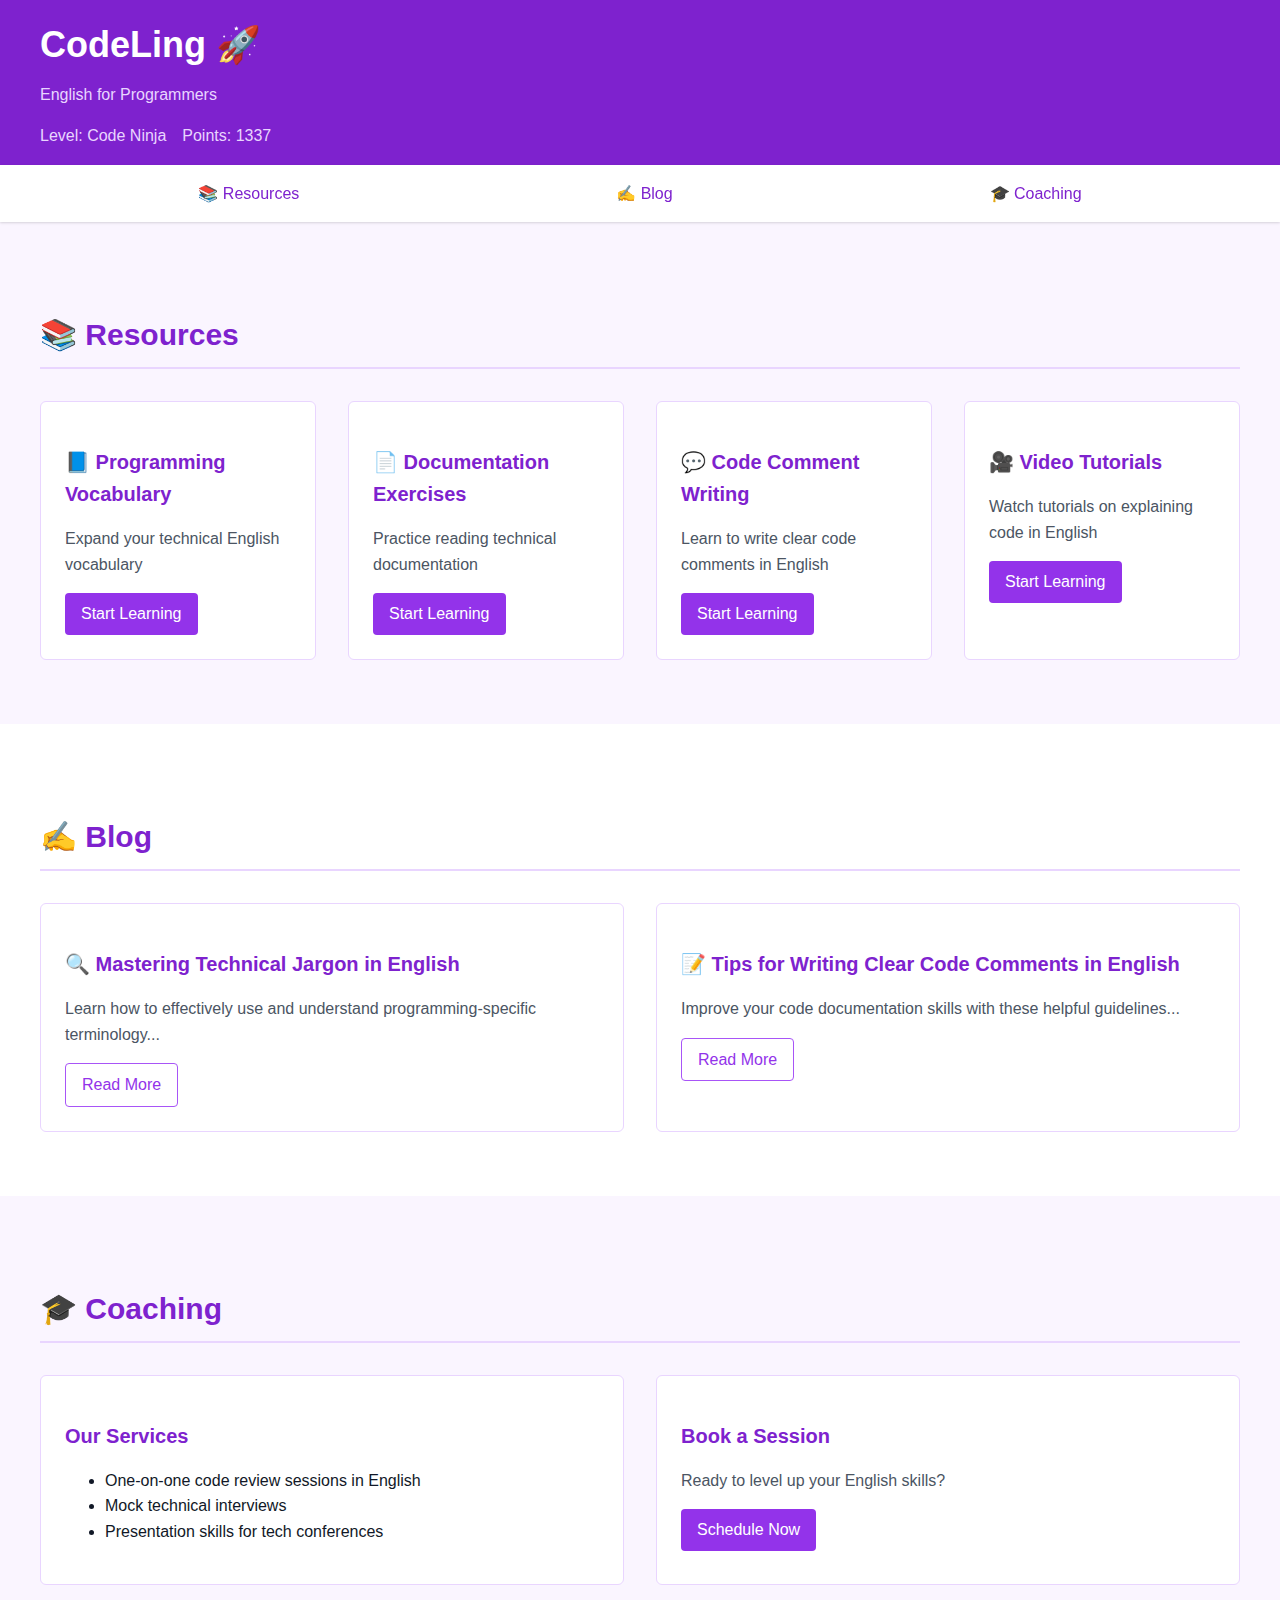
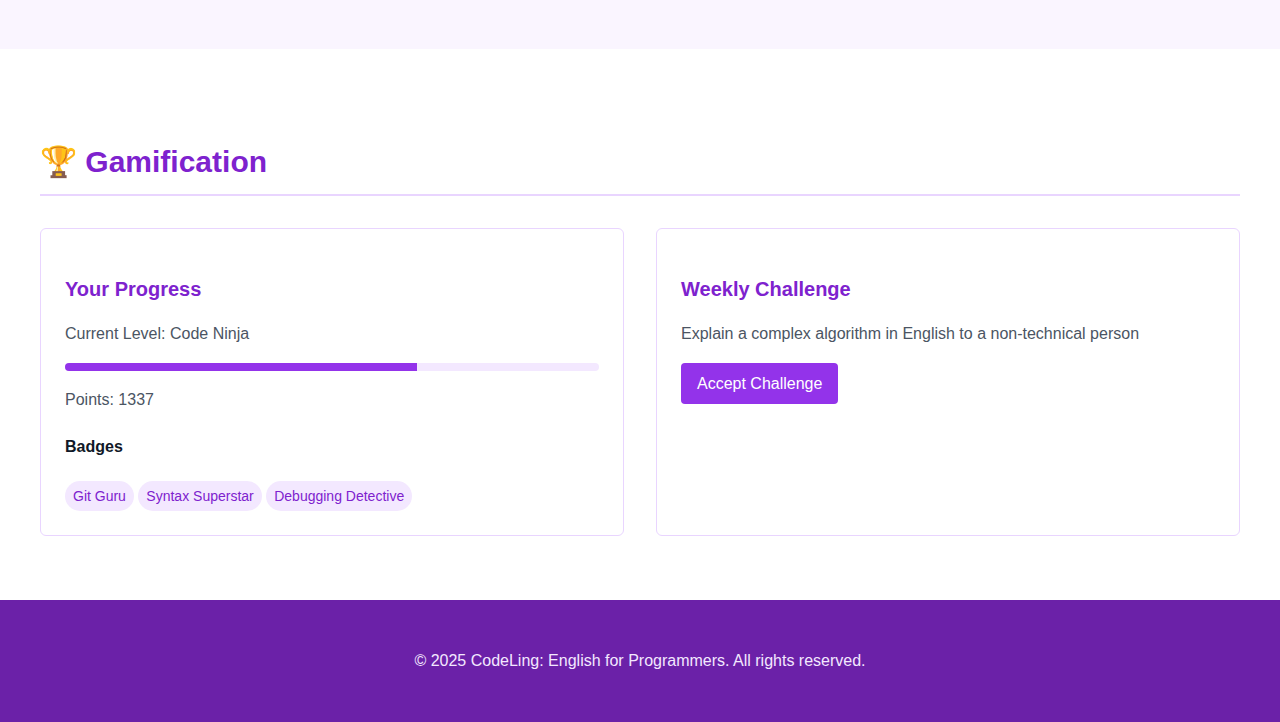
<file: src/app/index.html>
<!DOCTYPE html>
<html lang="en">
<head>
    <meta charset="UTF-8">
    <meta name="viewport" content="width=device-width, initial-scale=1.0">
    <title>CodeLing: English for Programmers</title>
    <link rel="stylesheet" href="styles/globals.css">
</head>
<body>
    <header>
        <div class="container">
            <h1>CodeLing 🚀</h1>
            <p>English for Programmers</p>
            <div class="gamification-info">
                <p>Level: Code Ninja</p>
                <p>Points: 1337</p>
                <div class="progress-bar">
                    <div class="progress-bar-indicator"></div>
                </div>
            </div>
        </div>
    </header>

    <nav>
        <div class="container">
            <ul>
                <li><a href="#resources">📚 Resources</a></li>
                <li><a href="#blog">✍️ Blog</a></li>
                <li><a href="#coaching">🎓 Coaching</a></li>
            </ul>
        </div>
    </nav>

    <main>
        <section id="resources">
            <div class="container">
                <h2>📚 Resources</h2>
                <div class="grid grid-4">
                    <div class="card">
                        <h3 class="card-title">
                            <span class="emoji">📘</span> Programming Vocabulary
                        </h3>
                        <div class="card-content">
                            <p>Expand your technical English vocabulary</p>
                            <a href="#" class="button">Start Learning</a>
                        </div>
                    </div>
                    <div class="card">
                        <h3 class="card-title">
                            <span class="emoji">📄</span> Documentation Exercises
                        </h3>
                        <div class="card-content">
                            <p>Practice reading technical documentation</p>
                            <a href="#" class="button">Start Learning</a>
                        </div>
                    </div>
                    <div class="card">
                        <h3 class="card-title">
                            <span class="emoji">💬</span> Code Comment Writing
                        </h3>
                        <div class="card-content">
                            <p>Learn to write clear code comments in English</p>
                            <a href="#" class="button">Start Learning</a>
                        </div>
                    </div>
                    <div class="card">
                        <h3 class="card-title">
                            <span class="emoji">🎥</span> Video Tutorials
                        </h3>
                        <div class="card-content">
                            <p>Watch tutorials on explaining code in English</p>
                            <a href="#" class="button">Start Learning</a>
                        </div>
                    </div>
                </div>
            </div>
        </section>

        <section id="blog">
            <div class="container">
                <h2>✍️ Blog</h2>
                <div class="grid grid-2">
                    <div class="card">
                        <h3 class="card-title">
                            <span class="emoji">🔍</span> Mastering Technical Jargon in English
                        </h3>
                        <div class="card-content">
                            <p>Learn how to effectively use and understand programming-specific terminology...</p>
                            <a href="#" class="button button-outline">Read More</a>
                        </div>
                    </div>
                    <div class="card">
                        <h3 class="card-title">
                            <span class="emoji">📝</span> Tips for Writing Clear Code Comments in English
                        </h3>
                        <div class="card-content">
                            <p>Improve your code documentation skills with these helpful guidelines...</p>
                            <a href="#" class="button button-outline">Read More</a>
                        </div>
                    </div>
                </div>
            </div>
        </section>

        <section id="coaching">
            <div class="container">
                <h2>🎓 Coaching</h2>
                <div class="grid grid-2">
                    <div class="card">
                        <h3 class="card-title">Our Services</h3>
                        <div class="card-content">
                            <ul>
                                <li>One-on-one code review sessions in English</li>
                                <li>Mock technical interviews</li>
                                <li>Presentation skills for tech conferences</li>
                            </ul>
                        </div>
                    </div>
                    <div class="card">
                        <h3 class="card-title">Book a Session</h3>
                        <div class="card-content">
                            <p>Ready to level up your English skills?</p>
                            <a href="#" class="button">Schedule Now</a>
                        </div>
                    </div>
                </div>
            </div>
        </section>

        <section id="gamification">
            <div class="container">
                <h2>🏆 Gamification</h2>
                <div class="grid grid-2">
                    <div class="card">
                        <h3 class="card-title">Your Progress</h3>
                        <div class="card-content">
                            <p>Current Level: Code Ninja</p>
                            <div class="progress-bar">
                                <div class="progress-bar-indicator"></div>
                            </div>
                            <p>Points: 1337</p>
                            <h4>Badges</h4>
                            <div class="badge-container">
                                <span class="badge">Git Guru</span>
                                <span class="badge">Syntax Superstar</span>
                                <span class="badge">Debugging Detective</span>
                            </div>
                        </div>
                    </div>
                    <div class="card">
                        <h3 class="card-title">Weekly Challenge</h3>
                        <div class="card-content">
                            <p>Explain a complex algorithm in English to a non-technical person</p>
                            <a href="#" class="button">Accept Challenge</a>
                        </div>
                    </div>
                </div>
            </div>
        </section>
    </main>

    <footer>
        <div class="container">
            <p>&copy; 2025 CodeLing: English for Programmers. All rights reserved.</p>
        </div>
    </footer>
</body>
</html>
</file>
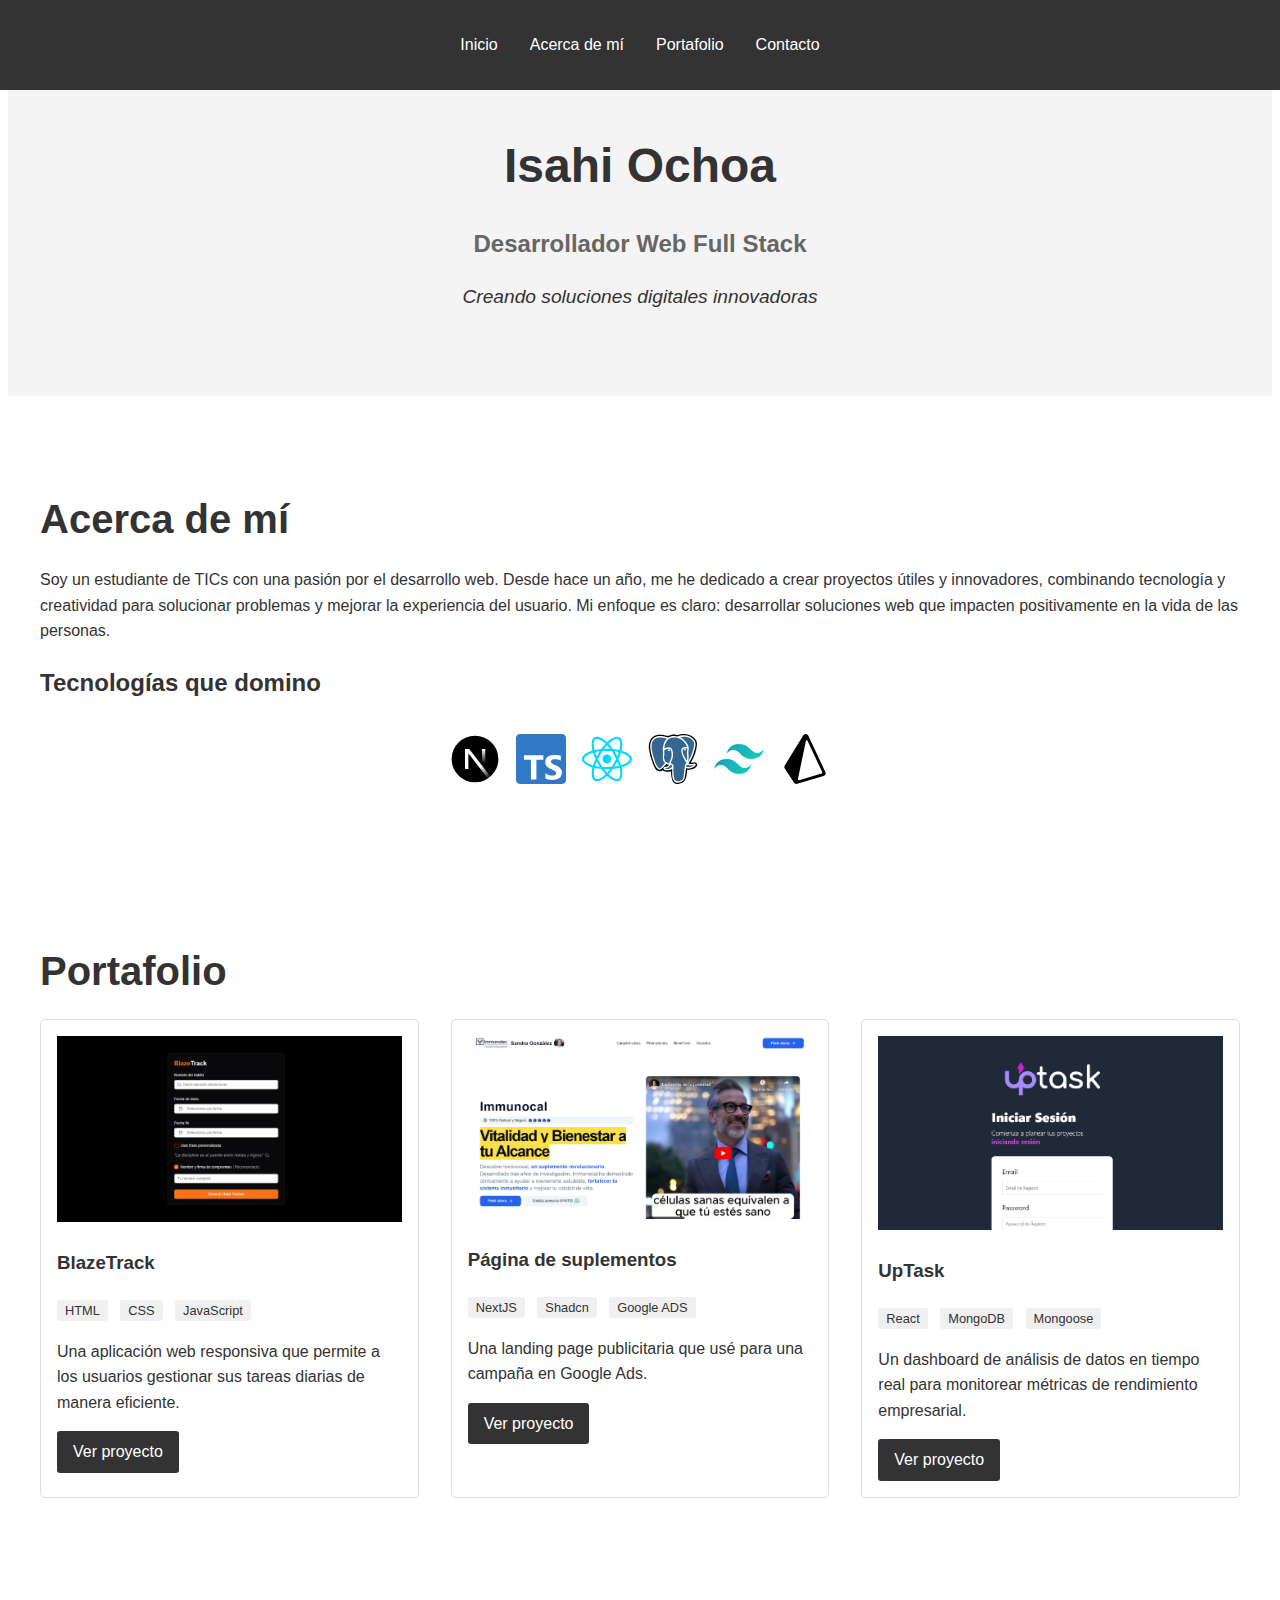
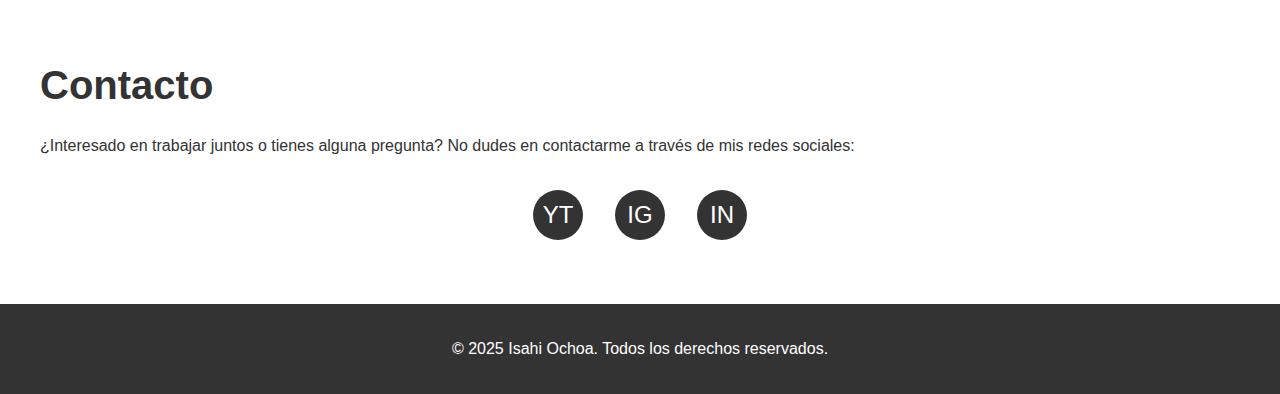
<file: src/app/practicas/minisitio/index.html>
<!DOCTYPE html>
<html lang="es">
<head>
    <meta charset="UTF-8">
    <meta name="viewport" content="width=device-width, initial-scale=1.0">
    <title>Mi Sitio Personal</title>
    <style>
        /* Estilos generales */
        body {
            font-family: Arial, sans-serif;
            line-height: 1.6;
            margin: 0;
            padding: 0;
            color: #333;
        }
        header {
            background-color: #333;
            color: #fff;
            padding: 1rem 0;
            position: fixed;
            width: 100%;
            top: 0;
            z-index: 1000;
        }
        nav ul {
            list-style-type: none;
            padding: 0;
            display: flex;
            justify-content: center;
        }
        nav ul li {
            margin: 0 1rem;
        }
        nav ul li a {
            color: #fff;
            text-decoration: none;
        }
        section {
            padding: 4rem 2rem;
            max-width: 1200px;
            margin: 0 auto;
        }
        h1 {
            font-size: 2.5rem;
            margin-bottom: 1rem;
        }
        footer {
            background-color: #333;
            color: #fff;
            text-align: center;
            padding: 1rem 0;
        }

        /* Estilos específicos */
        #inicio {
            text-align: center;
            padding-top: 6rem;
            background-color: #f4f4f4;
        }
        #inicio h1 {
            font-size: 3rem;
            margin-bottom: 0.5rem;
        }
        #inicio h2 {
            font-size: 1.5rem;
            color: #666;
            margin-bottom: 1rem;
        }
        .tagline {
            font-size: 1.2rem;
            font-style: italic;
        }
        .tech-logos {
            display: flex;
            justify-content: center;
            flex-wrap: wrap;
            gap: 1rem;
            margin-top: 2rem;
        }
        .tech-logos img {
            width: 50px;
            height: 50px;
        }
        .gallery {
            display: grid;
            grid-template-columns: repeat(auto-fit, minmax(300px, 1fr));
            gap: 2rem;
        }
        .project {
            border: 1px solid #ddd;
            padding: 1rem;
            border-radius: 5px;
        }
        .project img {
            max-width: 100%;
            height: auto;
        }
        .tags {
            margin: 1rem 0;
        }
        .tags span {
            background-color: #f0f0f0;
            padding: 0.2rem 0.5rem;
            border-radius: 3px;
            font-size: 0.8rem;
            margin-right: 0.5rem;
        }
        .btn {
            display: inline-block;
            background-color: #333;
            color: #fff;
            padding: 0.5rem 1rem;
            text-decoration: none;
            border-radius: 3px;
        }
        .social-links {
            display: flex;
            justify-content: center;
            gap: 2rem;
            margin-top: 2rem;
        }
        .social-icon {
            display: inline-block;
            width: 50px;
            height: 50px;
            background-color: #333;
            color: #fff;
            text-align: center;
            line-height: 50px;
            border-radius: 50%;
            text-decoration: none;
            font-size: 0;
        }
        .social-icon::before {
            font-size: 1.5rem;
        }
        .youtube::before { content: "YT"; }
        .instagram::before { content: "IG"; }
        .linkedin::before { content: "IN"; }

        /* Estilos responsivos */
        @media (max-width: 768px) {
            nav ul {
                flex-direction: column;
                align-items: center;
            }
            nav ul li {
                margin: 0.5rem 0;
            }
            #inicio h1 {
                font-size: 2rem;
            }
            #inicio h2 {
                font-size: 1.2rem;
            }
            .gallery {
                grid-template-columns: 1fr;
            }
        }
    </style>
</head>
<body>
    <header>
        <nav>
            <ul>
                <li><a href="#inicio">Inicio</a></li>
                <li><a href="#acerca">Acerca de mí</a></li>
                <li><a href="#portafolio">Portafolio</a></li>
                <li><a href="#contacto">Contacto</a></li>
            </ul>
        </nav>
    </header>

    <main>
        <section id="inicio">
            <h1>Isahi Ochoa</h1>
            <h2>Desarrollador Web Full Stack</h2>
            <p class="tagline">Creando soluciones digitales innovadoras</p>
        </section>

        <section id="acerca">
            <h1>Acerca de mí</h1>
            <p>Soy un estudiante de TICs con una pasión por el desarrollo web. Desde hace un año, me he dedicado a crear proyectos útiles y innovadores, combinando tecnología y creatividad para solucionar problemas y mejorar la experiencia del usuario. Mi enfoque es claro: desarrollar soluciones web que impacten positivamente en la vida de las personas.</p>
            <h2>Tecnologías que domino</h2>
            <div class="tech-logos">
                <img src="../../../../../public/logos/nextjs_icon_dark.svg" alt="Next.js">
                <img src="../../../../../public/logos/typescript.svg" alt="TypeScript">
                <img src="../../../../../public/logos/react.svg" alt="React">
                <img src="../../../../../public/logos/postgresql.svg" alt="PostgreSQL">
                <img src="../../../../../public/logos/tailwindcss.svg" alt="Tailwind CSS">
                <img src="../../../../../public/logos/prisma.svg" alt="Prisma">
            </div>
        </section>

        <section id="portafolio">
            <h1>Portafolio</h1>
            <div class="gallery">
                <div class="project">
                    <img src="../../../../../public/screenshots/proyecto1.png" alt="Proyecto 1">
                    <h3>BlazeTrack</h3>
                    <div class="tags">
                        <span>HTML</span>
                        <span>CSS</span>
                        <span>JavaScript</span>
                    </div>
                    <p>Una aplicación web responsiva que permite a los usuarios gestionar sus tareas diarias de manera eficiente.</p>
                    <a href="#" class="btn">Ver proyecto</a>
                </div>
                <div class="project">
                    <img src="../../../../../public/screenshots/proyecto2.png" alt="Proyecto 2">
                    <h3>Página de suplementos</h3>
                    <div class="tags">
                        <span>NextJS</span>
                        <span>Shadcn</span>
                        <span>Google ADS</span>
                    </div>
                    <p>Una landing page publicitaria que usé para una campaña en Google Ads.</p>
                    <a href="https://www.saludconimmunotec.com" target="_blank" class="btn">Ver proyecto</a>
                </div>
                <div class="project">
                    <img src="../../../../../public/screenshots/proyecto3.png" alt="Proyecto 3">
                    <h3>UpTask</h3>
                    <div class="tags">
                        <span>React</span>
                        <span>MongoDB</span>
                        <span>Mongoose</span>
                    </div>
                    <p>Un dashboard de análisis de datos en tiempo real para monitorear métricas de rendimiento empresarial.</p>
                    <a href="#" class="btn">Ver proyecto</a>
                </div>
            </div>
        </section>

        <section id="contacto">
            <h1>Contacto</h1>
            <p>¿Interesado en trabajar juntos o tienes alguna pregunta? No dudes en contactarme a través de mis redes sociales:</p>
            <div class="social-links">
                <a href="#" class="social-icon youtube">YouTube</a>
                <a href="#" class="social-icon instagram">Instagram</a>
                <a href="#" class="social-icon linkedin">LinkedIn</a>
            </div>
        </section>
    </main>

    <footer>
        <p>&copy; 2025 Isahi Ochoa. Todos los derechos reservados.</p>
    </footer>

    <script>
        // Smooth scrolling para los enlaces de navegación
        document.querySelectorAll('a[href^="#"]').forEach(anchor => {
            anchor.addEventListener('click', function (e) {
                e.preventDefault();
                document.querySelector(this.getAttribute('href')).scrollIntoView({
                    behavior: 'smooth'
                });
            });
        });
    </script>
</body>
</html>
</file>
<file: src/app/styles/globals.css>
:root {
    --color-purple-50: #faf5ff;
    --color-purple-100: #f3e8ff;
    --color-purple-200: #e9d5ff;
    --color-purple-500: #a855f7;
    --color-purple-600: #9333ea;
    --color-purple-700: #7e22ce;
    --color-purple-800: #6b21a8;
    --color-gray-50: #f9fafb;
    --color-gray-100: #f3f4f6;
    --color-gray-600: #4b5563;
    --color-gray-900: #111827;
    --color-white: #ffffff;
}

body {
    font-family: Arial, sans-serif;
    line-height: 1.6;
    margin: 0;
    padding: 0;
    background-color: var(--color-gray-50);
    color: var(--color-gray-900);
}

.container {
    width: 100%;
    max-width: 1200px;
    margin: 0 auto;
    padding: 0 1rem;
}

header {
    background-color: var(--color-purple-700);
    color: var(--color-white);
    padding: 1rem 0;
    box-shadow: 0 4px 6px -1px rgba(0, 0, 0, 0.1), 0 2px 4px -1px rgba(0, 0, 0, 0.06);
}

header h1 {
    font-size: 2.25rem;
    font-weight: bold;
    margin: 0;
}

header p {
    color: var(--color-purple-200);
    margin: 0.5rem 0 0;
}

nav {
    background-color: var(--color-white);
    position: sticky;
    top: 0;
    z-index: 10;
    box-shadow: 0 1px 3px 0 rgba(0, 0, 0, 0.1), 0 1px 2px 0 rgba(0, 0, 0, 0.06);
}

nav ul {
    list-style-type: none;
    padding: 0;
    margin: 0;
    display: flex;
    justify-content: space-around;
}

nav ul li a {
    display: inline-block;
    padding: 1rem;
    color: var(--color-purple-700);
    text-decoration: none;
    font-weight: 500;
    transition: color 0.3s ease;
}

nav ul li a:hover {
    color: var(--color-purple-500);
}

section {
    padding: 4rem 0;
}

section:nth-child(even) {
    background-color: var(--color-white);
}

section:nth-child(odd) {
    background-color: var(--color-purple-50);
}

h2 {
    font-size: 1.875rem;
    font-weight: bold;
    color: var(--color-purple-700);
    margin-bottom: 2rem;
    padding-bottom: 0.5rem;
    border-bottom: 2px solid var(--color-purple-200);
}

.grid {
    display: grid;
    gap: 2rem;
}

@media (min-width: 768px) {
    .grid-2 {
        grid-template-columns: repeat(2, 1fr);
    }

    .grid-4 {
        grid-template-columns: repeat(2, 1fr);
    }
}

@media (min-width: 1024px) {
    .grid-4 {
        grid-template-columns: repeat(4, 1fr);
    }
}

.card {
    background-color: var(--color-white);
    border: 1px solid var(--color-purple-200);
    border-radius: 0.375rem;
    padding: 1.5rem;
    transition: border-color 0.3s ease;
}

.card:hover {
    border-color: var(--color-purple-400);
}

.card-title {
    font-size: 1.25rem;
    font-weight: bold;
    color: var(--color-purple-700);
    margin-bottom: 1rem;
}

.card-content p {
    color: var(--color-gray-600);
    margin-bottom: 1rem;
}

.button {
    display: inline-block;
    background-color: var(--color-purple-600);
    color: var(--color-white);
    padding: 0.5rem 1rem;
    border-radius: 0.25rem;
    text-decoration: none;
    transition: background-color 0.3s ease;
}

.button:hover {
    background-color: var(--color-purple-700);
}

.button-outline {
    background-color: transparent;
    border: 1px solid var(--color-purple-500);
    color: var(--color-purple-600);
}

.button-outline:hover {
    background-color: var(--color-purple-50);
}

footer {
    background-color: var(--color-purple-800);
    color: var(--color-purple-100);
    padding: 2rem 0;
    text-align: center;
}

.progress-bar {
    background-color: var(--color-purple-100);
    border-radius: 9999px;
    height: 0.5rem;
    overflow: hidden;
}

.progress-bar-indicator {
    background-color: var(--color-purple-600);
    height: 100%;
    width: 66%;
    transition: width 0.3s ease;
}

.badge {
    display: inline-block;
    background-color: var(--color-purple-100);
    color: var(--color-purple-700);
    padding: 0.25rem 0.5rem;
    border-radius: 9999px;
    font-size: 0.875rem;
}

.gamification-info {
    display: flex;
    align-items: center;
    gap: 1rem;
    margin-top: 1rem;
}

.gamification-info p {
    margin: 0;
}
</file>
